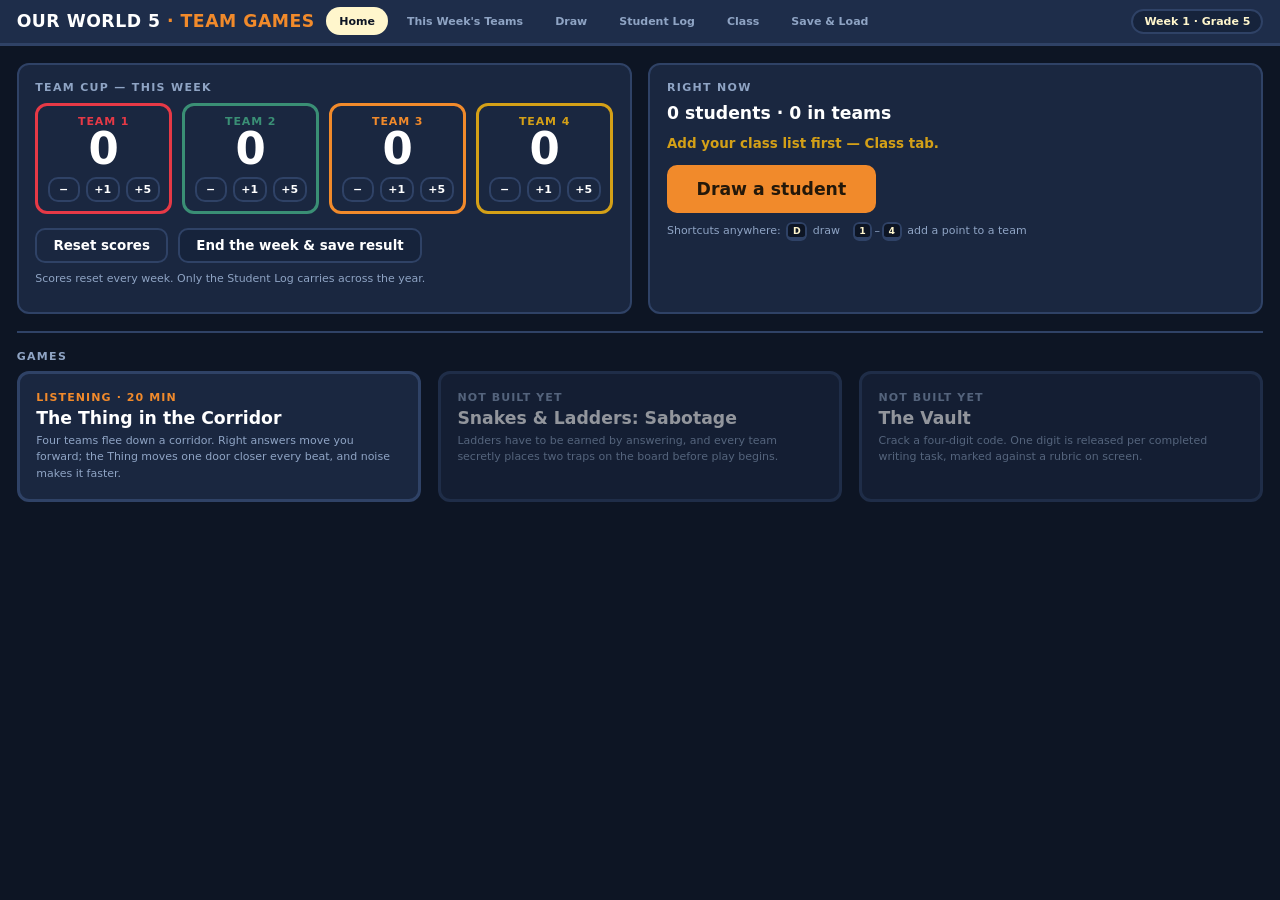
<file: index.html>
<!doctype html>
<html lang="en">
<head>
<meta charset="utf-8">
<meta name="viewport" content="width=device-width, initial-scale=1">
<title>Our World 5 — Team Games</title>
<link rel="stylesheet" href="css/app.css">
</head>
<body class="app">

<header class="topbar">
  <div class="brand">OUR WORLD 5 <span>· TEAM GAMES</span></div>
  <nav class="tabs" id="tabs">
    <a href="#/home">Home</a>
    <a href="#/teams">This Week's Teams</a>
    <a href="#/draw">Draw</a>
    <a href="#/log">Student Log</a>
    <a href="#/class">Class</a>
    <a href="#/data">Save &amp; Load</a>
  </nav>
  <div class="spacer"></div>
  <div class="wk" id="weekChip">Week 1</div>
</header>

<main>

  <!-- ================================================================ HOME -->
  <section class="view" id="v-home">
    <div class="grid g2">
      <div class="panel">
        <p class="sec-title">Team Cup — this week</p>
        <div class="score-strip" id="scoreStrip"></div>
        <div class="row" style="margin-top:1em">
          <button id="btnResetScores" class="ghost">Reset scores</button>
          <button id="btnEndWeek">End the week &amp; save result</button>
        </div>
        <p class="hint" style="margin-top:.8em">
          Scores reset every week. Only the Student Log carries across the year.
        </p>
      </div>

      <div class="panel">
        <p class="sec-title">Right now</p>
        <div id="statusBox"></div>
        <div class="row" style="margin-top:1em">
          <button class="primary big" id="btnQuickDraw">Draw a student</button>
        </div>
        <p class="hint" style="margin-top:1em">
          Shortcuts anywhere: <kbd>D</kbd> draw &nbsp; <kbd>1</kbd>–<kbd>4</kbd> add a point to a team
        </p>
      </div>
    </div>

    <hr class="sep">

    <p class="sec-title">Games</p>
    <div class="grid g4" id="gameTiles"></div>
  </section>

  <!-- =============================================================== TEAMS -->
  <section class="view" id="v-teams">
    <h1 class="page">This week's teams</h1>
    <p class="lede">
      The shuffle is not random. It counts who has already sat with whom and picks the
      arrangement with the fewest repeat teammates, so across the year everyone works
      with everyone.
    </p>
    <div class="row" style="margin-bottom:1.2em">
      <button class="primary big" id="btnShuffle">Shuffle new teams</button>
      <button id="btnKeepTeams" class="ghost">Keep current teams</button>
      <span class="hint" id="mixReport"></span>
    </div>
    <div class="grid g4" id="teamCards"></div>
  </section>

  <!-- ================================================================ DRAW -->
  <section class="view" id="v-draw">
    <div class="draw-stage">
      <p class="sec-title" id="drawCaption">Everybody writes. One is drawn.</p>
      <div class="draw-num" id="drawNum">—</div>
      <div class="draw-names" id="drawNames"></div>
    </div>
    <div class="row" style="justify-content:center;margin-top:1em">
      <button class="primary big" id="btnDraw">Draw a number</button>
      <span class="hint">or press <kbd>Space</kbd></span>
      <label class="f" style="margin:0;width:150px;text-align:left">
        <span>Seats per team</span>
        <input type="number" id="seatCountBox" min="2" max="20" step="1">
      </label>
    </div>
    <p class="hint" style="text-align:center;margin-top:.6em">
      Count the class off 1 to N at the start of the lesson. One draw answers for all four teams.
    </p>
  </section>

  <!-- ================================================================= LOG -->
  <section class="view" id="v-log">
    <h1 class="page">The Student Log</h1>
    <p class="lede">
      Permanent, all year. Every 5 ticks in a track unlocks that track's next Role Card —
      and the card belongs to the student, so it travels with them into next week's team.
    </p>
    <div class="row" style="margin-bottom:1em">
      <label class="f" style="margin:0;flex:1;min-width:220px">
        <span>Find a student</span>
        <input type="text" id="logFilter" placeholder="Type a name…">
      </label>
      <label class="f" style="margin:0;min-width:200px">
        <span>Sort by</span>
        <select id="logSort">
          <option value="team">Team, then seat</option>
          <option value="name">Name</option>
          <option value="total">Total ticks</option>
        </select>
      </label>
    </div>
    <div class="panel" style="overflow-x:auto">
      <table class="log" id="logTable"></table>
    </div>
  </section>

  <!-- =============================================================== CLASS -->
  <section class="view" id="v-class">
    <h1 class="page">Class list</h1>
    <p class="lede">
      One name per line. Editing this keeps every existing student's ticks — matching is by
      name, so fix spellings here rather than deleting and retyping a name.
    </p>
    <div class="grid g2">
      <div class="panel">
        <label class="f">
          <span>Students</span>
          <textarea id="rosterBox" spellcheck="false" placeholder="Nguyen An&#10;Tran Binh&#10;…"></textarea>
        </label>
        <div class="row">
          <button class="primary" id="btnSaveRoster">Save class list</button>
          <span class="hint" id="rosterCount"></span>
        </div>
      </div>
      <div class="panel">
        <p class="sec-title">Class name</p>
        <label class="f">
          <span>Shown on screen</span>
          <input type="text" id="classNameBox">
        </label>
        <p class="sec-title" style="margin-top:1.5em">Mixing so far</p>
        <div id="mixDetail"></div>
      </div>
    </div>
  </section>

  <!-- ================================================================ DATA -->
  <section class="view" id="v-data">
    <h1 class="page">Save &amp; load</h1>
    <p class="lede">
      Everything lives in this browser on this computer. Export a backup at the end of each
      term — or any week you are feeling careful — so a wiped profile never costs you the year.
    </p>
    <div class="grid g2">
      <div class="panel">
        <p class="sec-title">Backup</p>
        <p class="hint" id="savedAt"></p>
        <div class="row" style="margin-top:1em">
          <button class="primary" id="btnExport">Download backup</button>
        </div>
      </div>
      <div class="panel">
        <p class="sec-title">Restore</p>
        <p class="hint">This replaces everything currently saved.</p>
        <div class="row" style="margin-top:1em">
          <input type="file" id="importFile" accept="application/json,.json" style="max-width:100%">
        </div>
        <hr class="sep">
        <p class="sec-title">Start again</p>
        <button class="bad" id="btnReset">Erase everything</button>
      </div>
    </div>
    <div class="panel" style="margin-top:var(--pad)">
      <p class="sec-title">Weeks played</p>
      <table class="log" id="cupTable"></table>
    </div>
  </section>

</main>

<script src="js/store.js"></script>
<script src="js/roles.js"></script>
<script src="js/teams.js"></script>
<script src="js/ui.js"></script>
<script src="js/packs.js"></script>
<script src="packs/unit02-history.js"></script>
<script src="js/app.js"></script>
</body>
</html>
</file>
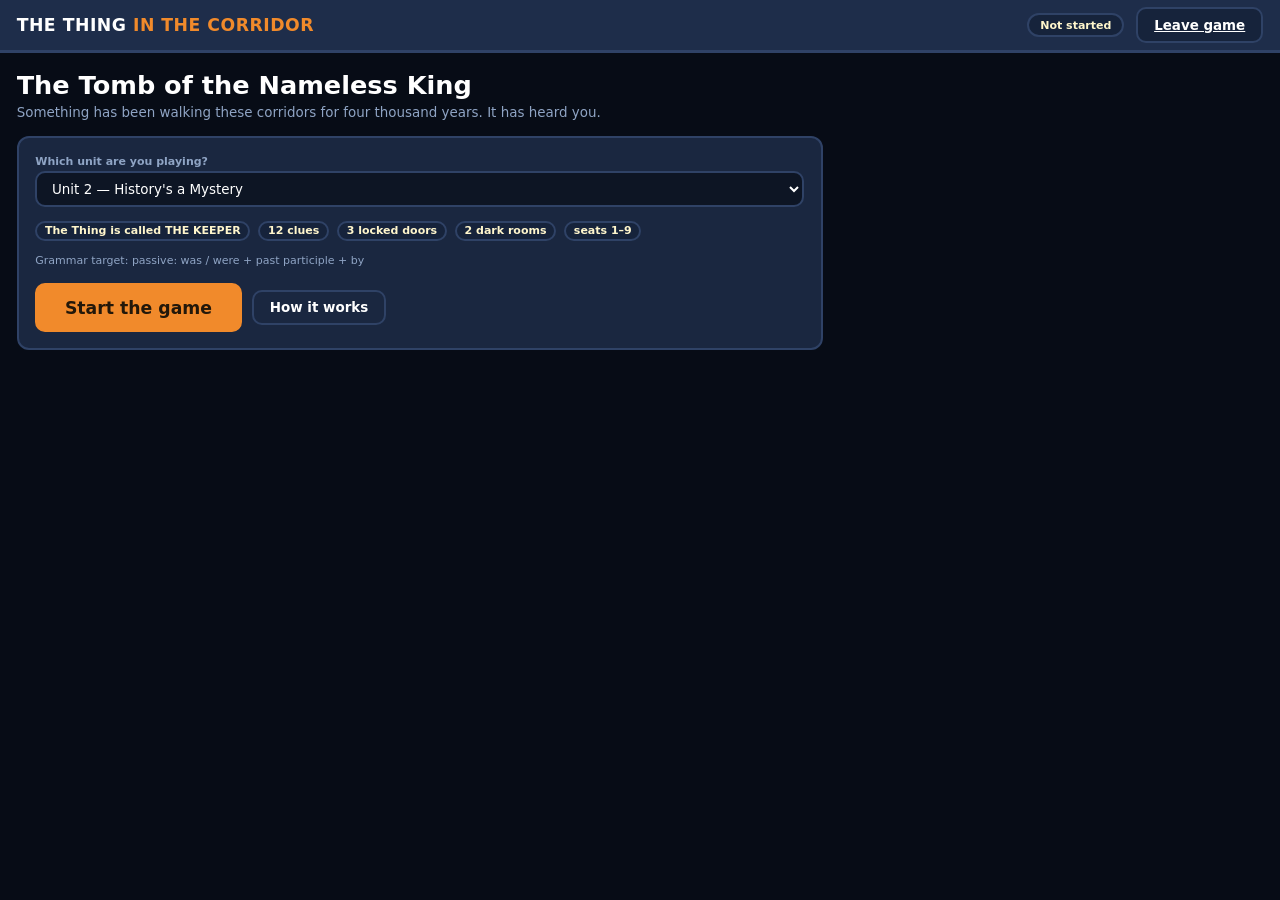
<file: games/corridor/index.html>
<!doctype html>
<html lang="en">
<head>
<meta charset="utf-8">
<meta name="viewport" content="width=device-width, initial-scale=1">
<title>The Thing in the Corridor</title>
<link rel="stylesheet" href="../../css/app.css">
<link rel="stylesheet" href="corridor.css">
</head>
<body class="app corridor">

<header class="topbar">
  <div class="brand">THE THING <span>IN THE CORRIDOR</span></div>
  <div class="spacer"></div>
  <div class="wk" id="beatChip">Not started</div>
  <a class="btn" href="../../index.html">Leave game</a>
</header>

<main>

  <!-- ================================================================ SETUP -->
  <section class="view on" id="v-setup">
    <div class="setup-wrap">
      <h1 class="page" id="setupTitle">The Thing in the Corridor</h1>
      <p class="lede" id="setupFlavour">
        Four teams. Twenty doors. Something behind you that never stops walking.
      </p>

      <div class="panel">
        <label class="f">
          <span>Which unit are you playing?</span>
          <select id="packPick"></select>
        </label>
        <div id="packSummary"></div>
        <div class="row" style="margin-top:1.2em">
          <button class="primary big" id="btnStart">Start the game</button>
          <button class="ghost" id="btnRules">How it works</button>
        </div>
      </div>

      <div class="panel" id="rulesPanel" hidden>
        <p class="sec-title">The beat</p>
        <ol class="rules">
          <li>The door's clue appears. Read it aloud once, in a low voice.</li>
          <li><b>Everybody writes.</b> Thirty seconds, silent. Every student, every team.</li>
          <li>Draw a number. That seat number answers for <b>all four teams at once</b> —
              each team's Number 6, say, holds up their board.</li>
          <li>Mark each team right or wrong. Right moves you two doors.</li>
          <li>The Thing moves one door. Always.</li>
        </ol>
        <p class="sec-title" style="margin-top:1.4em">The rule that does the work</p>
        <p>
          Any team you hear talking during the writing phase: press <b>Noise</b>.
          They lose a door and The Thing moves an extra one — towards everyone. The class
          polices itself after about two beats.
        </p>
        <p class="sec-title" style="margin-top:1.4em">Caught is not out</p>
        <p>
          A caught team becomes <b>The Chorus</b>. Each beat they may whisper one plausible
          but wrong answer, in English, to any team they choose. Nobody sits idle.
        </p>
      </div>
    </div>
  </section>

  <!-- ================================================================= PLAY -->
  <section class="view" id="v-play">
    <div id="board"></div>

    <div class="stage panel" id="stage">
      <div class="stage-head">
        <span class="door-badge" id="doorBadge">DOOR 1</span>
        <span class="door-kind" id="doorKind"></span>
        <span class="spacer"></span>
        <span class="thing-warn" id="thingWarn"></span>
      </div>

      <div class="stage-body" id="stageBody"></div>

      <div class="stage-foot">
        <div class="row" id="controls"></div>
        <span class="spacer"></span>
        <span class="hint">Noise strike</span>
        <div class="row" id="noiseRow"></div>
      </div>
    </div>
  </section>

  <!-- ================================================================== END -->
  <section class="view" id="v-end">
    <div class="setup-wrap">
      <h1 class="page" id="endTitle">It is over</h1>
      <div class="panel" id="endBody"></div>
      <div class="row" style="margin-top:1.2em">
        <button class="primary big" id="btnAgain">Play again</button>
        <a class="btn" href="../../index.html">Back to the Team Cup</a>
      </div>
    </div>
  </section>

</main>

<script src="../../js/store.js"></script>
<script src="../../js/roles.js"></script>
<script src="../../js/teams.js"></script>
<script src="../../js/ui.js"></script>
<script src="../../js/packs.js"></script>
<script src="../../packs/unit02-history.js"></script>
<script src="game.js"></script>
</body>
</html>
</file>
<file: css/app.css>
/* Our World 5 — Team Games
   Dark, TV-legible. Sizes scale with viewport so the same page reads
   on a laptop monitor and on a 55" screen across the room. */

:root {
  --navy:   #1E2D4A;
  --navy-2: #16233b;
  --ink:    #0d1524;
  --panel:  #1a2740;
  --line:   #2f4266;
  --coral:  #E63946;
  --teal:   #3A8F75;
  --orange: #F18A2B;
  --gold:   #D4A017;
  --cream:  #FFF6CC;
  --sky:    #EAF5FB;
  --mute:   #8FA4C4;
  --white:  #ffffff;

  /* Primary target is a 1366×768 classroom desktop, so every scale is capped
     against viewport HEIGHT as well as width. Nothing may need zooming. */
  --t1: clamp(26px, min(3.4vw, 6vh), 60px);
  --t2: clamp(18px, min(2vw, 3.4vh), 32px);
  --t3: clamp(15px, min(1.35vw, 2.4vh), 22px);
  --tb: clamp(13px, min(1.05vw, 1.9vh), 18px);
  --ts: clamp(11px, min(0.85vw, 1.5vh), 15px);

  --r: 12px;
  --pad: clamp(10px, min(1.3vw, 2.2vh), 24px);
}

* { box-sizing: border-box; }

html, body {
  margin: 0;
  padding: 0;
  background: var(--ink);
  color: var(--white);
  font-family: "Segoe UI", Calibri, system-ui, -apple-system, sans-serif;
  font-size: var(--tb);
  min-height: 100%;
}

body.app { display: flex; flex-direction: column; min-height: 100vh; }

/* ---------------------------------------------------------------- header */
header.topbar {
  display: flex;
  align-items: center;
  gap: calc(var(--pad) * .7);
  padding: calc(var(--pad) * .45) var(--pad);
  background: var(--navy);
  border-bottom: 3px solid var(--line);
  flex-wrap: wrap;
}
.brand { font-size: var(--t3); font-weight: 800; letter-spacing: .5px; }
.brand span { color: var(--orange); }
.topbar .spacer { flex: 1; }
.wk {
  background: var(--navy-2);
  border: 2px solid var(--line);
  border-radius: 999px;
  padding: .35em 1em;
  font-size: var(--ts);
  font-weight: 700;
  color: var(--cream);
}

nav.tabs { display: flex; gap: 6px; flex-wrap: wrap; }
nav.tabs a {
  display: block;
  padding: .5em 1em;
  border-radius: 999px;
  color: var(--mute);
  text-decoration: none;
  font-weight: 700;
  font-size: var(--ts);
  border: 2px solid transparent;
}
nav.tabs a:hover { color: var(--white); background: var(--navy-2); }
nav.tabs a.on { color: var(--ink); background: var(--cream); }

main { flex: 1; padding: var(--pad); display: flex; flex-direction: column; min-height: 0; }
.view { display: none; }
.view.on { display: block; animation: fade .18s ease-out; }
/* the draw is the one screen that should own the whole screen */
#v-draw.on { display: flex; flex-direction: column; justify-content: center; flex: 1; }
@keyframes fade { from { opacity: 0; transform: translateY(6px); } to { opacity: 1; } }

h1.page { font-size: var(--t2); margin: 0 0 .2em; }
p.lede { color: var(--mute); margin: 0 0 1.2em; font-size: var(--tb); max-width: 70ch; }

/* ---------------------------------------------------------------- panels */
.panel {
  background: var(--panel);
  border: 2px solid var(--line);
  border-radius: var(--r);
  padding: var(--pad);
}
.grid { display: grid; gap: var(--pad); }
.g2 { grid-template-columns: repeat(auto-fit, minmax(340px, 1fr)); }
.g4 { grid-template-columns: repeat(auto-fit, minmax(240px, 1fr)); }

.sec-title {
  font-size: var(--ts);
  text-transform: uppercase;
  letter-spacing: .12em;
  color: var(--mute);
  font-weight: 800;
  margin: 0 0 .8em;
}

/* --------------------------------------------------------------- buttons */
button, .btn {
  font: inherit;
  font-weight: 800;
  cursor: pointer;
  border-radius: 10px;
  border: 2px solid var(--line);
  background: var(--navy-2);
  color: var(--white);
  padding: .6em 1.2em;
  transition: transform .08s, background .15s, border-color .15s;
}
button:hover, .btn:hover { background: var(--navy); border-color: var(--mute); }
button:active { transform: translateY(1px); }
button:disabled { opacity: .4; cursor: not-allowed; }
button.primary { background: var(--orange); border-color: var(--orange); color: #23180a; }
button.primary:hover { background: #ffa04a; border-color: #ffa04a; }
button.good { background: var(--teal); border-color: var(--teal); color: #04150f; }
button.bad  { background: var(--coral); border-color: var(--coral); color: #ffffff; }
button.ghost { background: transparent; }
button.big { font-size: var(--t3); padding: .7em 1.6em; }
.row { display: flex; gap: 10px; flex-wrap: wrap; align-items: center; }
kbd {
  background: var(--ink); border: 2px solid var(--line); border-bottom-width: 4px;
  border-radius: 6px; padding: .1em .5em; font-size: .85em; font-family: inherit;
  font-weight: 800; color: var(--cream);
}

/* --------------------------------------------------------------- inputs */
input[type=text], input[type=number], textarea, select {
  font: inherit;
  background: var(--ink);
  color: var(--white);
  border: 2px solid var(--line);
  border-radius: 10px;
  padding: .55em .8em;
  width: 100%;
}
input:focus, textarea:focus, select:focus { outline: 3px solid var(--orange); outline-offset: 1px; }
textarea { min-height: 12em; line-height: 1.5; resize: vertical; }
label.f { display: block; margin-bottom: 1em; }
label.f > span { display: block; font-size: var(--ts); color: var(--mute); font-weight: 700; margin-bottom: .35em; }

/* ---------------------------------------------------------------- teams */
.team-card { border-radius: var(--r); border: 3px solid; padding: var(--pad); background: var(--panel); }
.team-card h3 { margin: 0 0 .5em; font-size: var(--t3); display: flex; align-items: center; gap: .5em; }
.team-card ol { margin: 0; padding-left: 1.4em; line-height: 1.85; font-size: var(--tb); }
.team-card ol li::marker { font-weight: 800; color: var(--mute); }
.t1 { border-color: var(--coral); }  .t1 h3 { color: var(--coral); }
.t2 { border-color: var(--teal); }   .t2 h3 { color: var(--teal); }
.t3 { border-color: var(--orange); } .t3 h3 { color: var(--orange); }
.t4 { border-color: var(--gold); }   .t4 h3 { color: var(--gold); }

.chip {
  display: inline-block; border-radius: 999px; padding: .15em .7em;
  font-size: var(--ts); font-weight: 800; background: var(--navy-2);
  border: 2px solid var(--line); color: var(--cream);
}

/* ------------------------------------------------------------ scoreboard */
.score-strip { display: grid; grid-template-columns: repeat(4, 1fr); gap: 10px; }
.score-cell {
  border-radius: var(--r); padding: .7em; text-align: center;
  border: 3px solid; background: var(--panel);
}
.score-cell .nm { font-size: var(--ts); font-weight: 800; letter-spacing: .08em; text-transform: uppercase; }
.score-cell .pt { font-size: var(--t1); font-weight: 900; line-height: 1; }
.score-cell .row { flex-wrap: nowrap; gap: 6px; }
.score-cell .row button { padding: .35em .6em; font-size: var(--ts); flex: 1; }

/* ------------------------------------------------------------- the draw */
.draw-stage {
  display: flex; flex-direction: column;
  align-items: center; justify-content: center; gap: .2em; text-align: center;
}
.draw-num {
  font-size: clamp(72px, min(22vw, 42vh), 300px); font-weight: 900; line-height: .85;
  color: var(--orange); text-shadow: 0 0 60px rgba(241,138,43,.35);
}
.draw-num.rolling { color: var(--mute); text-shadow: none; }
.draw-names { display: grid; grid-template-columns: repeat(4, 1fr); gap: 10px; width: 100%; margin-top: 1em; }
.draw-name {
  border: 3px solid; border-radius: var(--r); padding: .6em; background: var(--panel);
}
.draw-name .who { font-size: var(--t3); font-weight: 800; }
.draw-name .team { font-size: var(--ts); font-weight: 800; letter-spacing: .08em; text-transform: uppercase; }

/* ---------------------------------------------------------------- table */
table.log { width: 100%; border-collapse: collapse; font-size: var(--ts); }
table.log th, table.log td { padding: .5em .6em; border-bottom: 1px solid var(--line); text-align: left; }
table.log th { color: var(--mute); text-transform: uppercase; letter-spacing: .08em; font-size: .85em; }
table.log td.n, table.log th.n { text-align: center; }
table.log tbody tr:hover { background: var(--navy-2); }
.bar { height: 8px; border-radius: 4px; background: var(--ink); overflow: hidden; width: 84px; max-width: 100%; margin: 0 auto; }
.bar > i { display: block; height: 100%; }

/* ---------------------------------------------------------------- cards */
.tile {
  display: block; text-decoration: none; color: inherit;
  background: var(--panel); border: 3px solid var(--line); border-radius: var(--r);
  padding: var(--pad); transition: border-color .15s, transform .1s;
}
.tile:hover { border-color: var(--orange); transform: translateY(-3px); }
.tile h3 { margin: .2em 0 .3em; font-size: var(--t3); }
.tile p { margin: 0; color: var(--mute); font-size: var(--ts); line-height: 1.5; }
.tile .tag {
  font-size: var(--ts); font-weight: 800; letter-spacing: .1em;
  text-transform: uppercase; color: var(--orange);
}
.tile.soon { opacity: .55; }
.tile.soon .tag { color: var(--mute); }

/* ---------------------------------------------------------------- toast */
#toast {
  position: fixed; left: 50%; bottom: 4vh; transform: translateX(-50%) translateY(120%);
  background: var(--cream); color: var(--ink); font-weight: 800;
  padding: .8em 1.6em; border-radius: 999px; transition: transform .25s;
  z-index: 90; box-shadow: 0 10px 40px rgba(0,0,0,.5); max-width: 80vw; text-align: center;
}
#toast.on { transform: translateX(-50%) translateY(0); }

.hint { color: var(--mute); font-size: var(--ts); }
.hint kbd { margin: 0 2px; }
.warn { color: var(--gold); font-weight: 700; }
hr.sep { border: 0; border-top: 2px solid var(--line); margin: var(--pad) 0; }
</file>
<file: games/corridor/corridor.css>
/* The Thing in the Corridor — game-only styles. */

/* The play screen must never scroll and never clip on a 1366×768 desktop.
   The page is a fixed-height flex column: the board takes what it needs and
   the stage absorbs whatever is left. */
body.corridor { background: #070c16; height: 100vh; overflow: hidden; }
.corridor main { display: flex; flex-direction: column; min-height: 0; overflow: hidden; }
.corridor .view.on { display: flex; flex-direction: column; gap: var(--pad); flex: 1; min-height: 0; }
#v-setup.on, #v-end.on { overflow-y: auto; }
.setup-wrap { max-width: 60rem; }
.rules { line-height: 1.7; padding-left: 1.3em; margin: 0; }
.rules li { margin-bottom: .5em; }

/* ---------------------------------------------------------------- board */
#board {
  flex: 0 0 auto;
  display: grid;
  grid-template-columns: minmax(72px, 7vw) 1fr;
  gap: 4px 8px;
  background: #0d1524;
  border: 2px solid var(--line);
  border-radius: var(--r);
  padding: clamp(8px, 1vw, 16px);
}
.lane-label {
  display: flex; align-items: center; justify-content: center;
  border-radius: 8px; font-weight: 900; font-size: var(--ts);
  letter-spacing: .06em; text-transform: uppercase; color: #06101c;
  padding: .3em;
}
.lane { display: grid; grid-auto-flow: column; grid-auto-columns: 1fr; gap: 3px; }
.door {
  position: relative;
  border-radius: 5px;
  background: #16233b;
  border: 1px solid #26385c;
  min-height: clamp(18px, min(2.6vw, 4.4vh), 44px);
}
.door.special { border-color: currentColor; }
.door.locked { color: var(--gold);   background: rgba(212,160,23,.14); }
.door.dark   { color: #7f8dab;       background: rgba(30,45,74,.9); }
.door.mirror { color: var(--coral);  background: rgba(230,57,70,.14); }
.door.safe   { color: var(--teal);   background: rgba(58,143,117,.16); }
.door.behind { background: #0a1120; border-color: #16223a; }
/* the door being played this beat — the column The Thing is about to reach */
.door.current { box-shadow: inset 0 0 0 2px var(--orange); }
.door-numbers span.now { color: var(--orange); }
.door.here::after {
  content: ''; position: absolute; inset: 12%;
  border-radius: 3px; background: currentColor;
  box-shadow: 0 0 14px currentColor;
}
.door.thing {
  background: repeating-linear-gradient(45deg, #3a0c12, #3a0c12 4px, #240509 4px, #240509 8px);
  border-color: var(--coral);
}
.lane.out .door { opacity: .32; }

.door-numbers { display: grid; grid-auto-flow: column; grid-auto-columns: 1fr; gap: 3px; }
.door-numbers span {
  text-align: center; font-size: clamp(8px, .75vw, 13px);
  color: var(--mute); font-weight: 700;
}
.door-numbers span.mark { color: var(--cream); }

.lane-label.dead { background: #2a3346 !important; color: #7f8dab !important; }
.lane-tag {
  font-size: .78em; display: block; font-weight: 800; letter-spacing: .04em;
}

/* ---------------------------------------------------------------- stage */
.stage { flex: 1; min-height: 0; display: flex; flex-direction: column; gap: calc(var(--pad) * .7); overflow: hidden; }
.stage-head { display: flex; align-items: center; gap: .8em; flex-wrap: wrap; }
.stage-head .spacer { flex: 1; }
.door-badge {
  background: var(--cream); color: var(--ink); font-weight: 900;
  border-radius: 999px; padding: .25em 1em; font-size: var(--ts); letter-spacing: .08em;
}
.door-kind { font-weight: 900; letter-spacing: .14em; font-size: var(--ts); text-transform: uppercase; }
.thing-warn { font-weight: 800; color: var(--coral); font-size: var(--ts); }

.stage-body {
  flex: 1; min-height: 0; display: flex; flex-direction: column;
  align-items: center; justify-content: center; text-align: center; gap: .4em;
  overflow: hidden;
}
.clue { font-size: var(--t2); font-weight: 800; line-height: 1.25; max-width: 34ch; }
.passage { font-size: var(--t3); line-height: 1.45; max-width: 64ch; font-weight: 600; }
.prompt-sub { color: var(--mute); font-size: var(--tb); max-width: 60ch; }
.answer {
  font-size: var(--t1); font-weight: 900; color: var(--teal);
  text-shadow: 0 0 50px rgba(58,143,117,.35);
}
.model { font-size: var(--t3); font-weight: 800; color: var(--gold); max-width: 50ch; }

.big-num {
  font-size: clamp(64px, min(16vw, 26vh), 210px); font-weight: 900; line-height: .82;
  color: var(--orange); text-shadow: 0 0 60px rgba(241,138,43,.35);
}
.big-num.rolling { color: var(--mute); text-shadow: none; }

.timer { font-size: clamp(56px, min(13vw, 24vh), 190px); font-weight: 900; line-height: .85; }
.timer.calm { color: var(--teal); }
.timer.warn { color: var(--gold); }
.timer.late { color: var(--coral); animation: pulse .6s infinite alternate; }
@keyframes pulse { to { opacity: .45; } }

.stage-foot { display: flex; align-items: center; gap: 10px; flex-wrap: wrap; }
.stage-foot .spacer { flex: 1; }

/* team mark buttons */
.mark-grid { display: grid; grid-template-columns: repeat(4, 1fr); gap: 8px; width: 100%; max-width: 56rem; }
.mark-btn {
  border-radius: var(--r); border: 3px solid; background: var(--panel);
  padding: .45em; font-weight: 900; cursor: pointer; color: var(--white);
  display: flex; flex-direction: column; align-items: center; gap: .2em;
}
.mark-btn .tname { font-size: var(--ts); letter-spacing: .08em; text-transform: uppercase; }
.mark-btn .state { font-size: var(--t3); }
.mark-btn.yes { background: rgba(58,143,117,.9); border-color: var(--teal); color: #04150f; }
.mark-btn.no  { background: rgba(20,28,44,.9); }
.mark-btn.gone { opacity: .35; cursor: not-allowed; }

.caught-banner {
  font-size: var(--t2); font-weight: 900; color: var(--coral);
  text-shadow: 0 0 40px rgba(230,57,70,.4);
}
.escape-banner { font-size: var(--t2); font-weight: 900; color: var(--teal); }

table.result { width: 100%; border-collapse: collapse; font-size: var(--tb); }
table.result th, table.result td { padding: .55em .6em; border-bottom: 1px solid var(--line); text-align: left; }
table.result th { color: var(--mute); font-size: var(--ts); text-transform: uppercase; letter-spacing: .08em; }
table.result td.n { text-align: center; font-weight: 800; }
</file>
